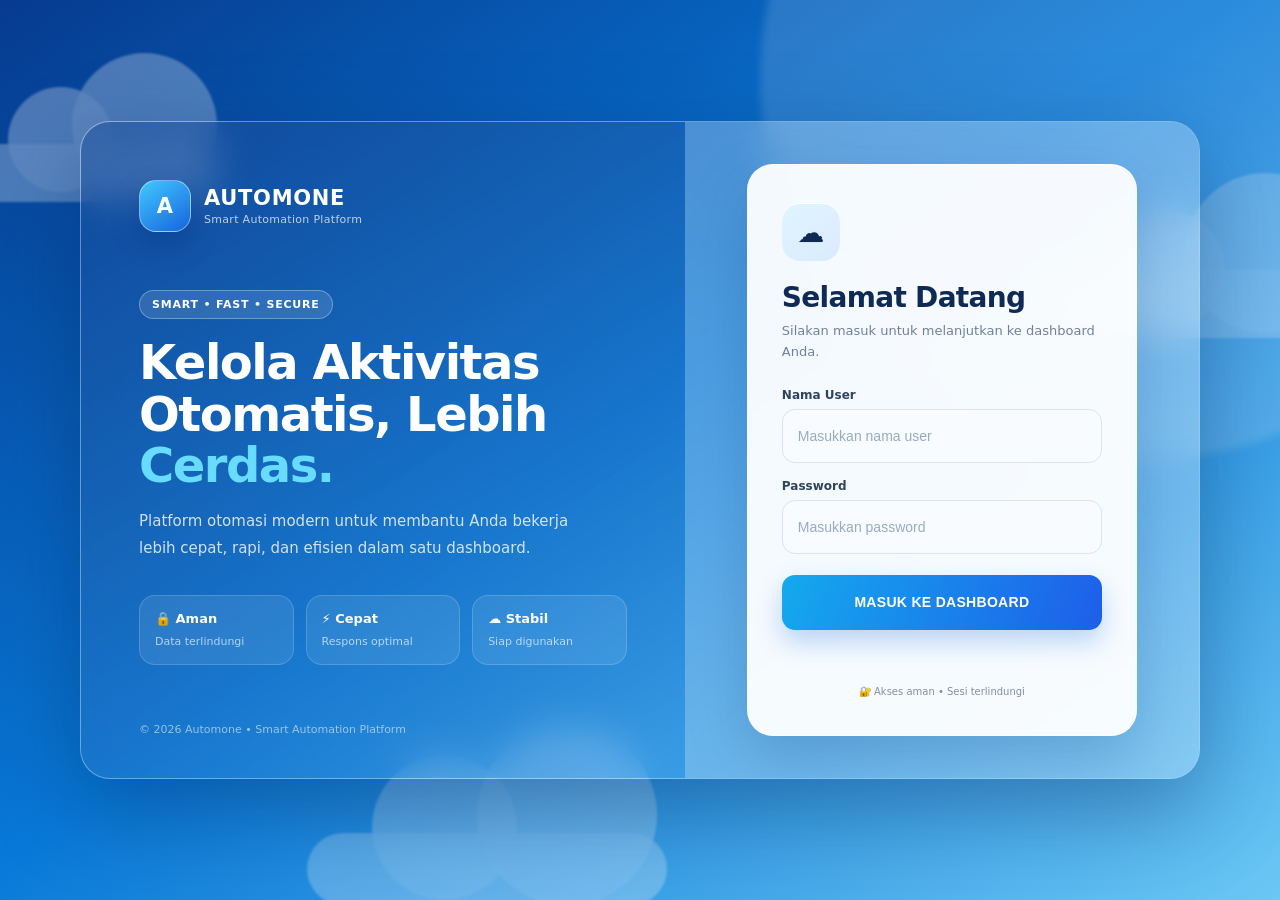
<file: index.html>
<!doctype html>
<html lang="id">
<head>
  <meta charset="UTF-8">
  <meta name="viewport" content="width=device-width,initial-scale=1,viewport-fit=cover">
  <title>Automone — Login</title>
  <style>
    *{box-sizing:border-box}
    html,body{margin:0;min-height:100%;font-family:Inter,system-ui,-apple-system,BlinkMacSystemFont,"Segoe UI",sans-serif}
    body{min-height:100vh;overflow-x:hidden;color:#102a56;background:#dceeff}
    .login-page{min-height:100vh;position:relative;display:flex;align-items:center;justify-content:center;padding:28px;background:linear-gradient(145deg,#063b8f 0%,#0879d8 48%,#6bc7f5 100%);overflow:hidden}
    .sky-glow{position:absolute;width:760px;height:760px;right:-240px;top:-300px;border-radius:50%;background:rgba(255,255,255,.14);filter:blur(4px)}
    .cloud{position:absolute;background:rgba(255,255,255,.8);border-radius:999px;filter:blur(1px);opacity:.7}
    .cloud:before,.cloud:after{content:"";position:absolute;background:inherit;border-radius:50%}
    .cloud-a{width:260px;height:58px;left:-40px;top:16%;opacity:.35}
    .cloud-a:before{width:105px;height:105px;left:48px;bottom:10px}.cloud-a:after{width:145px;height:145px;left:112px;bottom:4px}
    .cloud-b{width:320px;height:68px;right:-80px;top:30%;opacity:.25}
    .cloud-b:before{width:120px;height:120px;left:65px;bottom:8px}.cloud-b:after{width:160px;height:160px;left:145px;bottom:5px}
    .cloud-c{width:360px;height:72px;left:24%;bottom:-5px;opacity:.3}
    .cloud-c:before{width:145px;height:145px;left:65px;bottom:5px}.cloud-c:after{width:180px;height:180px;left:170px;bottom:0}

    .login-shell{position:relative;z-index:2;width:min(1120px,100%);display:grid;grid-template-columns:1.08fr .92fr;min-height:640px;border:1px solid rgba(255,255,255,.3);border-radius:30px;overflow:hidden;background:rgba(255,255,255,.1);box-shadow:0 30px 90px rgba(3,35,85,.38);backdrop-filter:blur(18px)}
    .hero{position:relative;padding:58px 58px 42px;color:#fff;display:flex;flex-direction:column;justify-content:space-between;background:linear-gradient(150deg,rgba(0,55,140,.5),rgba(0,126,218,.18))}
    .brand{display:flex;align-items:center;gap:13px}
    .brand-mark{width:52px;height:52px;border-radius:17px;display:grid;place-items:center;font-size:21px;font-weight:900;color:#fff;background:linear-gradient(145deg,#42c8ff,#1664dc);box-shadow:0 12px 28px rgba(0,35,110,.28);border:1px solid rgba(255,255,255,.42)}
    .brand-name{font-size:21px;font-weight:900;letter-spacing:.7px}.brand-sub{font-size:11px;margin-top:3px;color:rgba(255,255,255,.72);letter-spacing:.3px}
    .hero-copy{max-width:500px;padding:35px 0}
    .eyebrow{display:inline-flex;padding:7px 12px;border:1px solid rgba(255,255,255,.3);border-radius:999px;background:rgba(255,255,255,.12);font-size:11px;font-weight:800;letter-spacing:.8px;margin-bottom:18px}
    .hero h1{font-size:48px;line-height:1.08;margin:0 0 16px;letter-spacing:-1.5px}.hero h1 span{color:#67dcff}
    .hero-copy>p{max-width:450px;margin:0;color:rgba(255,255,255,.8);font-size:15px;line-height:1.75}
    .features{display:grid;grid-template-columns:repeat(3,1fr);gap:12px;margin-top:34px}.feature{padding:15px;border-radius:16px;border:1px solid rgba(255,255,255,.17);background:rgba(255,255,255,.09)}.feature strong{display:block;font-size:13px;margin-bottom:4px}.feature span{font-size:11px;color:rgba(255,255,255,.66);line-height:1.4}
    .hero-footer{font-size:11px;color:rgba(255,255,255,.55)}

    .form-side{display:flex;align-items:center;justify-content:center;padding:42px;background:rgba(244,250,255,.2)}
    .login-card{width:min(390px,100%);padding:38px 34px;border-radius:26px;background:rgba(255,255,255,.94);border:1px solid rgba(255,255,255,.8);box-shadow:0 24px 60px rgba(4,49,110,.22)}
    .login-icon{width:58px;height:58px;border-radius:18px;display:grid;place-items:center;margin-bottom:20px;background:linear-gradient(145deg,#dff5ff,#dbeafe);font-size:27px;box-shadow:inset 0 1px 0 #fff}
    .login-card h2{font-size:28px;margin:0 0 7px;letter-spacing:-.7px}.login-card>p{margin:0 0 26px;color:#71809a;font-size:13px;line-height:1.55}
    .login-form label{display:block;margin-bottom:16px;color:#30425f;font-size:12px;font-weight:800}.login-form input{display:block;width:100%;height:54px;margin-top:7px;padding:0 15px;border:1px solid #d9e4f0;border-radius:13px;background:#f8fbff;color:#102a56;font-size:14px;outline:none;transition:.2s}.login-form input::placeholder{color:#9aabc0}.login-form input:focus{border-color:#2588e8;box-shadow:0 0 0 4px rgba(37,136,232,.1);background:#fff}
    .login-form button{width:100%;height:55px;margin-top:5px;border:0;border-radius:13px;background:linear-gradient(110deg,#14a9ee,#1e5ee9);color:#fff;font-size:14px;font-weight:900;letter-spacing:.3px;cursor:pointer;box-shadow:0 12px 26px rgba(24,105,224,.27);transition:.2s}.login-form button:hover{transform:translateY(-1px);filter:brightness(1.03)}.login-form button:active{transform:translateY(0)}
    #msg{min-height:20px;margin:14px 0 0;text-align:center;font-size:12px;color:#d33}
    .secure-note{display:flex;align-items:center;justify-content:center;gap:7px;margin-top:22px;color:#8190a5;font-size:10px}

    @media(max-width:900px){
      .login-shell{grid-template-columns:1fr;max-width:560px;min-height:auto;border-radius:25px}.hero{padding:34px 30px 26px}.hero-copy{padding:35px 0 25px}.hero h1{font-size:37px}.features{margin-top:24px}.hero-footer{display:none}.form-side{padding:26px}.login-card{padding:32px 26px}
    }
    @media(max-width:560px){
      .login-page{padding:12px;align-items:stretch}.login-shell{border-radius:22px}.hero{padding:24px 20px 18px}.brand-mark{width:46px;height:46px;border-radius:15px}.brand-name{font-size:18px}.hero-copy{padding:27px 0 15px}.eyebrow{font-size:9px;margin-bottom:13px}.hero h1{font-size:31px;letter-spacing:-1px}.hero-copy>p{font-size:12px;line-height:1.6}.features{gap:8px;margin-top:18px}.feature{padding:11px 9px}.feature strong{font-size:10px}.feature span{font-size:9px}.form-side{padding:12px}.login-card{padding:28px 20px;border-radius:20px}.login-icon{width:52px;height:52px;border-radius:16px;font-size:23px}.login-card h2{font-size:25px}.login-card>p{font-size:12px;margin-bottom:22px}.login-form input,.login-form button{height:52px}.secure-note{margin-top:18px}
    }
  </style>
</head>
<body>
  <main class="login-page">
    <div class="sky-glow"></div><div class="cloud cloud-a"></div><div class="cloud cloud-b"></div><div class="cloud cloud-c"></div>
    <section class="login-shell">
      <div class="hero">
        <div class="brand"><div class="brand-mark">A</div><div><div class="brand-name">AUTOMONE</div><div class="brand-sub">Smart Automation Platform</div></div></div>
        <div class="hero-copy">
          <div class="eyebrow">SMART • FAST • SECURE</div>
          <h1>Kelola Aktivitas<br>Otomatis, Lebih <span>Cerdas.</span></h1>
          <p>Platform otomasi modern untuk membantu Anda bekerja lebih cepat, rapi, dan efisien dalam satu dashboard.</p>
          <div class="features">
            <div class="feature"><strong>🔒 Aman</strong><span>Data terlindungi</span></div>
            <div class="feature"><strong>⚡ Cepat</strong><span>Respons optimal</span></div>
            <div class="feature"><strong>☁️ Stabil</strong><span>Siap digunakan</span></div>
          </div>
        </div>
        <div class="hero-footer">© 2026 Automone • Smart Automation Platform</div>
      </div>
      <div class="form-side">
        <div class="login-card">
          <div class="login-icon">☁️</div>
          <h2>Selamat Datang</h2>
          <p>Silakan masuk untuk melanjutkan ke dashboard Anda.</p>
          <form id="loginForm" class="login-form">
            <label>Nama User<input id="username" required autocomplete="username" placeholder="Masukkan nama user"></label>
            <label>Password<input id="password" type="password" required autocomplete="current-password" placeholder="Masukkan password"></label>
            <button type="submit">MASUK KE DASHBOARD</button>
            <p id="msg"></p>
          </form>
          <div class="secure-note">🔐 Akses aman • Sesi terlindungi</div>
        </div>
      </div>
    </section>
  </main>
  <script src="app.js"></script>
</body>
</html>
</file>
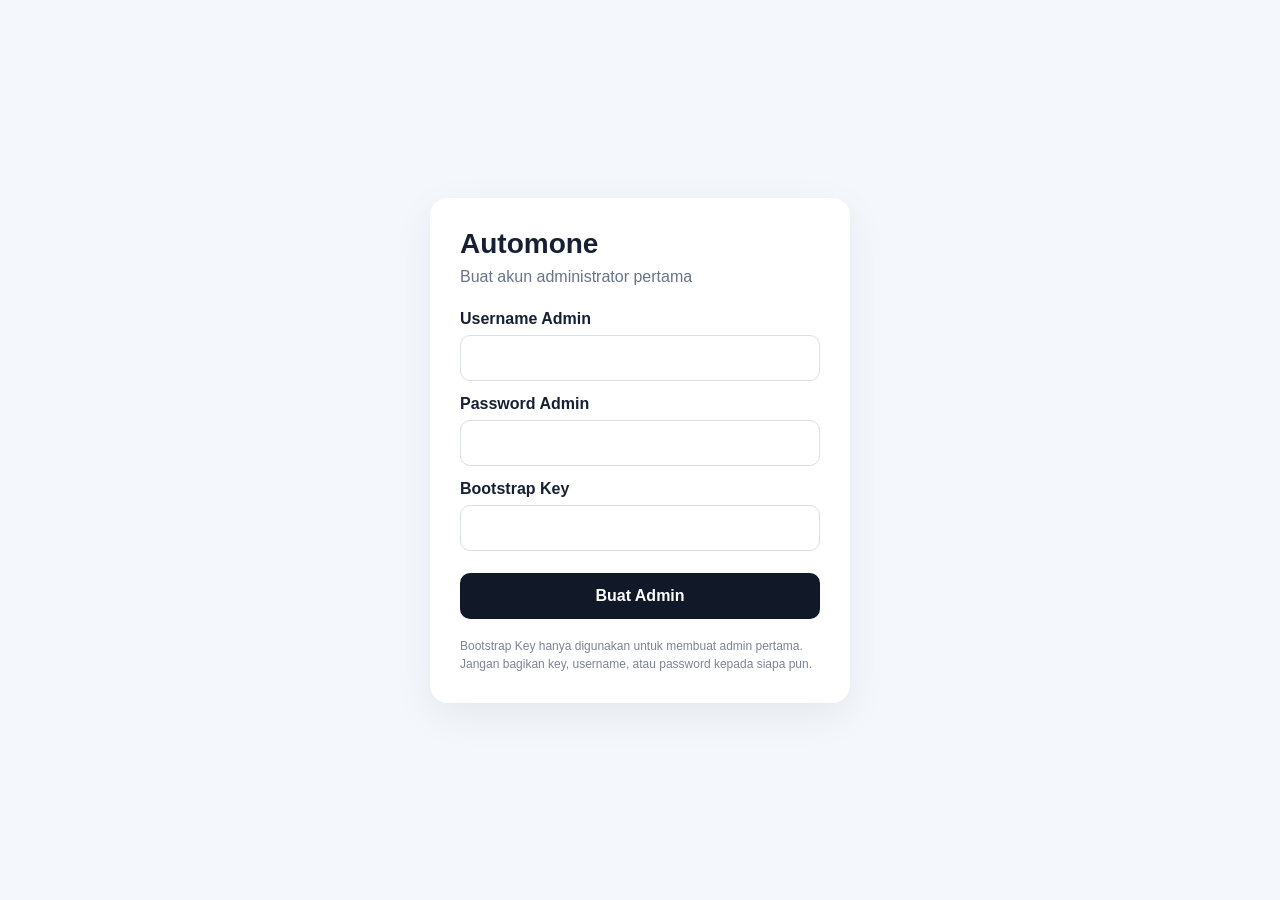
<file: setup.html>
<!doctype html>
<html lang="id">
<head>
  <meta charset="utf-8">
  <meta name="viewport" content="width=device-width,initial-scale=1">
  <title>Automone — Setup Admin</title>
  <style>
    *{box-sizing:border-box}body{margin:0;font-family:Arial,sans-serif;background:#f4f7fb;min-height:100vh;display:grid;place-items:center;color:#172033}.card{width:min(420px,92vw);background:#fff;padding:30px;border-radius:18px;box-shadow:0 12px 40px #0001}.logo{font-size:28px;font-weight:800;margin-bottom:8px}.sub{color:#687386;margin-bottom:24px}label{display:block;font-weight:700;margin:14px 0 7px}input{width:100%;padding:13px 14px;border:1px solid #d8deea;border-radius:10px;font-size:16px}button{width:100%;margin-top:22px;padding:14px;border:0;border-radius:10px;background:#111827;color:#fff;font-size:16px;font-weight:700;cursor:pointer}button:disabled{opacity:.6;cursor:wait}.msg{margin-top:16px;padding:12px;border-radius:10px;display:none;white-space:pre-wrap}.ok{display:block;background:#eaf8ef;color:#176b35}.err{display:block;background:#fff0f0;color:#a52222}.note{font-size:12px;color:#7b8494;margin-top:18px;line-height:1.5}
  </style>
</head>
<body>
  <main class="card">
    <div class="logo">Automone</div>
    <div class="sub">Buat akun administrator pertama</div>
    <form id="form">
      <label for="username">Username Admin</label>
      <input id="username" autocomplete="username" required>
      <label for="password">Password Admin</label>
      <input id="password" type="password" autocomplete="new-password" minlength="8" required>
      <label for="key">Bootstrap Key</label>
      <input id="key" type="password" autocomplete="off" required>
      <button id="btn" type="submit">Buat Admin</button>
    </form>
    <div id="msg" class="msg"></div>
    <div class="note">Bootstrap Key hanya digunakan untuk membuat admin pertama. Jangan bagikan key, username, atau password kepada siapa pun.</div>
  </main>
<script>
const form=document.getElementById('form'),btn=document.getElementById('btn'),msg=document.getElementById('msg');
form.addEventListener('submit',async e=>{
 e.preventDefault(); msg.className='msg'; msg.textContent=''; btn.disabled=true; btn.textContent='Memproses...';
 try{
  const r=await fetch('/api/setup',{method:'POST',headers:{'Content-Type':'application/json','X-Bootstrap-Key':document.getElementById('key').value},body:JSON.stringify({username:document.getElementById('username').value.trim(),password:document.getElementById('password').value})});
  const data=await r.json().catch(()=>({}));
  if(!r.ok) throw new Error(data.error||('Gagal membuat admin (HTTP '+r.status+')'));
  msg.className='msg ok'; msg.textContent='Admin berhasil dibuat. Mengarahkan ke halaman login...'; form.reset();
  setTimeout(()=>location.href='/',1500);
 }catch(err){msg.className='msg err';msg.textContent=err.message||'Terjadi kesalahan.';btn.disabled=false;btn.textContent='Buat Admin';}
});
</script>
</body>
</html>
</file>
